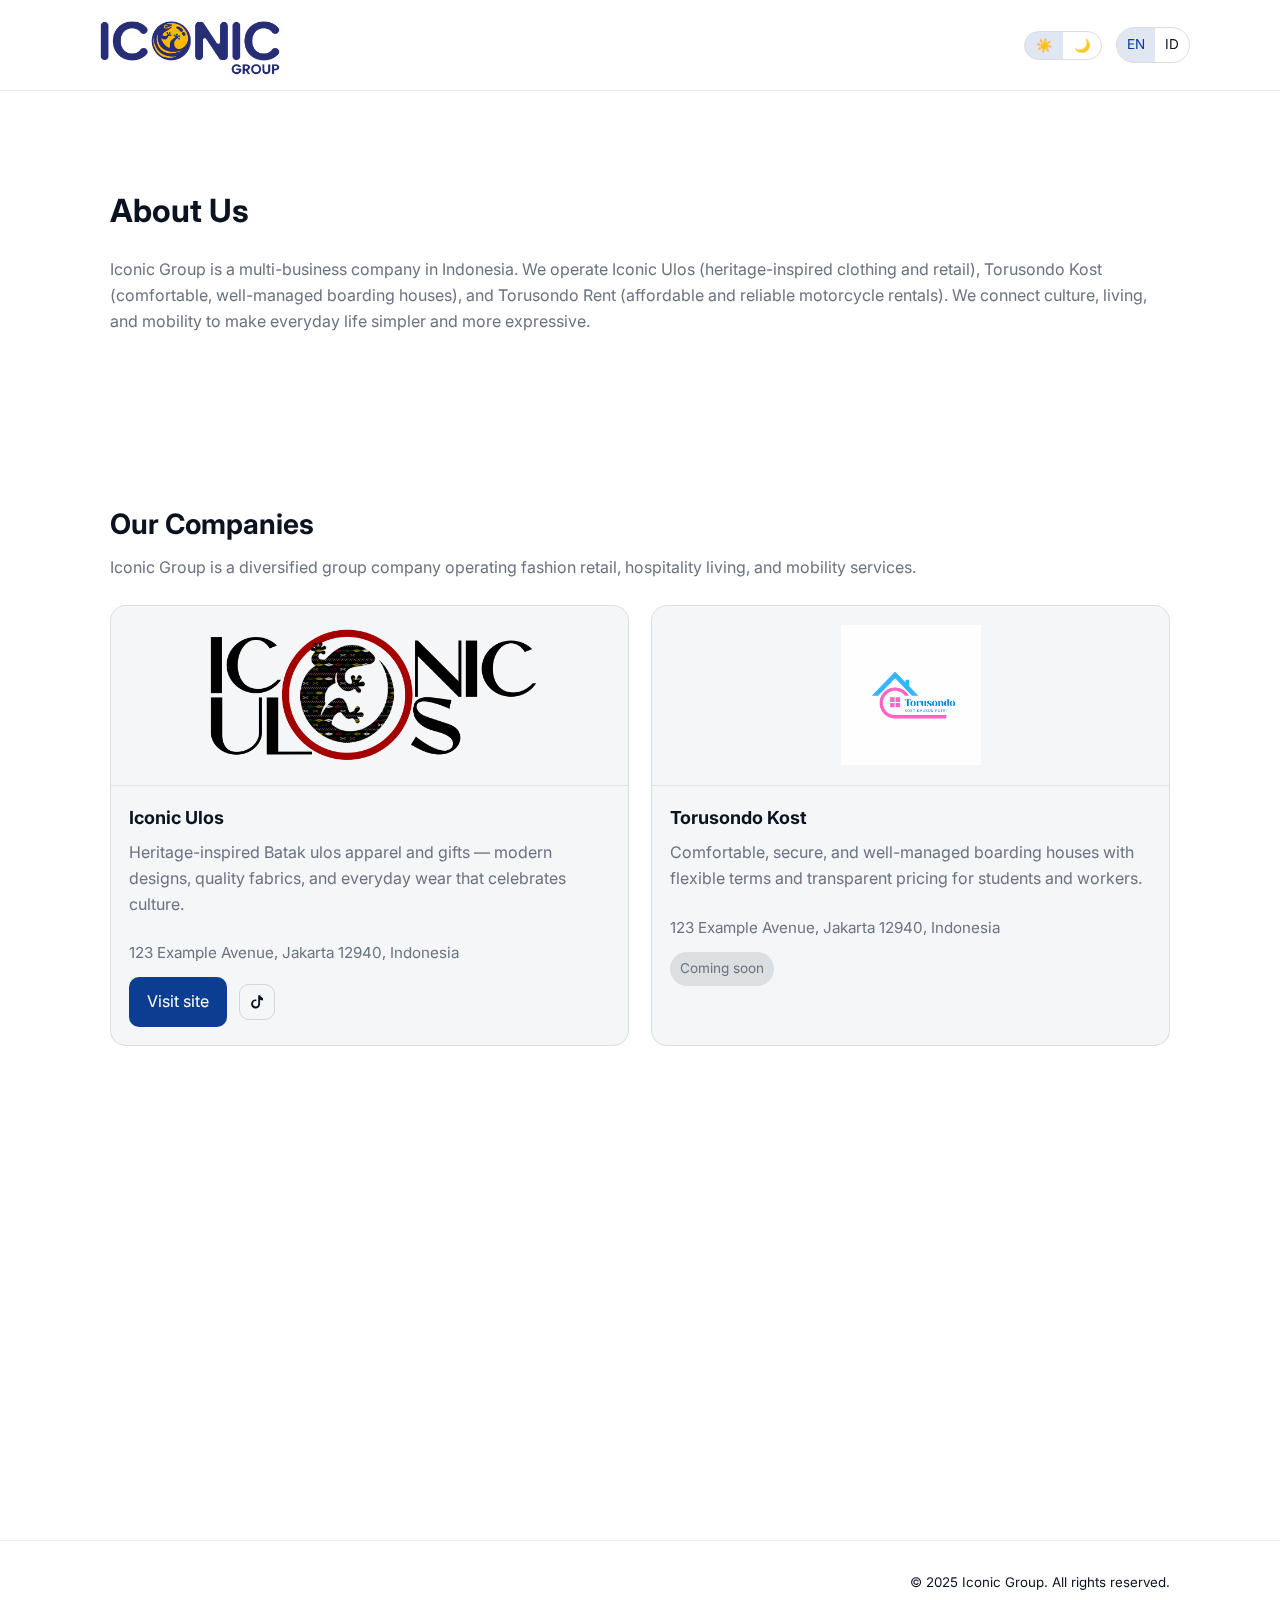
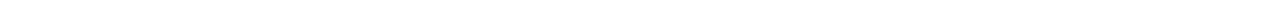
<file: en/index.html>
<!doctype html>
<html lang="en" class="no-js">
<head>
	<meta name="generator" content="Hugo 0.152.2">
  



<title>Iconic Group — Iconic Group is a diversified group company operating fashion retail, hospitality living, and mobility services.</title>
<meta name="description" content="Iconic Group is a diversified holding company focused on long-term value creation." />
<meta property="og:type" content="website" />
<meta property="og:title" content="Iconic Group — Iconic Group is a diversified group company operating fashion retail, hospitality living, and mobility services." />
<meta property="og:description" content="Iconic Group is a diversified holding company focused on long-term value creation." />
<meta property="og:url" content="https://ryanthapoe.github.io/en/" />
<meta property="og:image" content="https://ryanthapoe.github.io/images/logo_iconicgroup.png" />
<meta name="twitter:card" content="summary_large_image" />
<meta name="twitter:title" content="Iconic Group — Iconic Group is a diversified group company operating fashion retail, hospitality living, and mobility services." />
<meta name="twitter:description" content="Iconic Group is a diversified holding company focused on long-term value creation." />
<meta name="twitter:image" content="https://ryanthapoe.github.io/images/logo_iconicgroup.png" />
<link rel="alternate" type="application/rss+xml" title="Iconic Group" href="https://ryanthapoe.github.io/en/index.xml" />

  


<meta charset="utf-8" />
<meta name="viewport" content="width=device-width, initial-scale=1" />
<meta name="theme-color" content="#0B3D91" />



<link rel="icon" href="/images/logo_iconicgroup.png" type="image/png" />

<link rel="canonical" href="https://ryanthapoe.github.io/en/" />

<link rel="stylesheet" href="/css/main.min.285c0e334c6afa5b912d0dd41d9fe532b5b6b9d2d75d7f0cf2ff64a90985e955.css" integrity="sha256-KFwOM0xq&#43;luRLQ3UHZ/lMrW2udLXXX8M8v9kqQmF6VU=" />
<link rel="preconnect" href="https://fonts.gstatic.com" crossorigin>
<link href="https://fonts.googleapis.com/css2?family=Inter:wght@300;400;500;600;700&display=swap" rel="stylesheet">

</head>
<body class="site-body">
  <header class='site-header'>
  <div class='container header-inner'>
    <a class='brand' href='/en/'>
      <img class='brand-logo' src='/images/logo_iconicgroup.png' alt='Iconic Group logo'/>
    </a>
    <div class='header-actions'>
      
      <div class='theme-switch' role='tablist' aria-label='Theme switcher'>
        <button role='tab' class='theme-pill' data-theme='light' aria-selected='false' title='Light mode' aria-label='Light mode'>☀️</button>
        <button role='tab' class='theme-pill' data-theme='dark' aria-selected='false' title='Dark mode' aria-label='Dark mode'>🌙</button>
      </div>
      
      <div class='lang-switch' role='tablist' aria-label='Language switcher'>
        
          
            <span role='tab' class='lang-pill current' lang='en' aria-selected='true'>EN</span>
          
        
          
            <a role='tab' class='lang-pill' href='/id/' lang='id' aria-selected='false'>ID</a>
          
        
      </div>
    </div>
  </div>
</header>

  <main id="main" class="site-main">
    
<section class='section about'>
  <div class='container'>
    <header class='section-header'>
      <h1>About Us</h1>
      <p class='muted about-blurb'>Iconic Group is a multi-business company in Indonesia. We operate Iconic Ulos (heritage-inspired clothing and retail), Torusondo Kost (comfortable, well-managed boarding houses), and Torusondo Rent (affordable and reliable motorcycle rentals). We connect culture, living, and mobility to make everyday life simpler and more expressive.</p>
    </header>
  </div>
</section>

<section class='section companies-only'>
  <div class='container'>
    <header class='section-header'>
      <h2>Our Companies</h2>
      <p class='muted'>Iconic Group is a diversified group company operating fashion retail, hospitality living, and mobility services.</p>
    </header>
    <div class='company-grid'>
      
      
      
      <article class='company-card reveal'>
        <div class='company-card__hero'>
          <img class='company-card__hero-img' src='/images/logo_iconiculos.png' alt='Iconic Ulos logo'>
        </div>
        <div class='company-card__body'>
          <h3 class='company-card__name'>Iconic Ulos</h3>
          
          <p class='company-card__desc muted'>Heritage-inspired Batak ulos apparel and gifts — modern designs, quality fabrics, and everyday wear that celebrates culture.</p>
          <p class='company-card__address'>123 Example Avenue, Jakarta 12940, Indonesia</p>
          <div class='company-card__actions'>
            
              <a class='button' href='https://iconiculos.com/' target='_blank' rel='noopener'>Visit site</a>
              
              <div class='socials'>
                
                
                
                <a class='icon-btn' href='https://www.tiktok.com/@iconic.ulos' target='_blank' rel='noopener' aria-label='TikTok' title='TikTok'>
                  <svg viewBox='0 0 24 24' aria-hidden='true'><path d='M13 3h3.2a5.8 5.8 0 0 0 3.8 3.8v3.2a8.8 8.8 0 0 1-3.9-1.1v5.7a6 6 0 1 1-6-6c.35 0 .69.03 1.02.1V11a3.5 3.5 0 1 0 2.5 3.35V3z'/></svg>
                </a>
                
              </div>
              
            
          </div>
        </div>
      </article>
      
      
      
      <article class='company-card reveal'>
        <div class='company-card__hero'>
          <img class='company-card__hero-img' src='/images/logo_torusondokost.png' alt='Torusondo Kost logo'>
        </div>
        <div class='company-card__body'>
          <h3 class='company-card__name'>Torusondo Kost</h3>
          
          <p class='company-card__desc muted'>Comfortable, secure, and well-managed boarding houses with flexible terms and transparent pricing for students and workers.</p>
          <p class='company-card__address'>123 Example Avenue, Jakarta 12940, Indonesia</p>
          <div class='company-card__actions'>
            
              <span class='badge soon'>Coming soon</span>
            
          </div>
        </div>
      </article>
      
      
      
      <article class='company-card reveal'>
        <div class='company-card__hero'>
          <img class='company-card__hero-img' src='/images/logo_torusondorent.png' alt='Torusondo Rent logo'>
        </div>
        <div class='company-card__body'>
          <h3 class='company-card__name'>Torusondo Rent</h3>
          
          <p class='company-card__desc muted'>Daily and monthly motorcycle rentals with easy booking and well-maintained bikes for hassle-free city mobility.</p>
          <p class='company-card__address'>123 Example Avenue, Jakarta 12940, Indonesia</p>
          <div class='company-card__actions'>
            
              <span class='badge soon'>Coming soon</span>
            
          </div>
        </div>
      </article>
      
    </div>
  </div>
</section>

  </main>
  <footer class='site-footer'>
  <div class='container footer-inner'>
    <nav class='footer-nav' aria-label='Footer'>
      <ul>
        
      </ul>
    </nav>
    <div class='footer-copy'>
      <small>© 2025 Iconic Group. All rights reserved.</small>
    </div>
  </div>
</footer>

  
  <script>
    
    document.documentElement.classList.remove('no-js');
  </script>
  
  <script src="/js/main.min.b28c45950f2d48b933cb93d2fce881c4e2cc98e214644d73e06c14847fd0c2f9.js" integrity="sha256-soxFlQ8tSLkzy5PS/OiBxOLMmOIUZE1z4GwUhH/Qwvk=" defer></script>
</body>
</html>
</file>
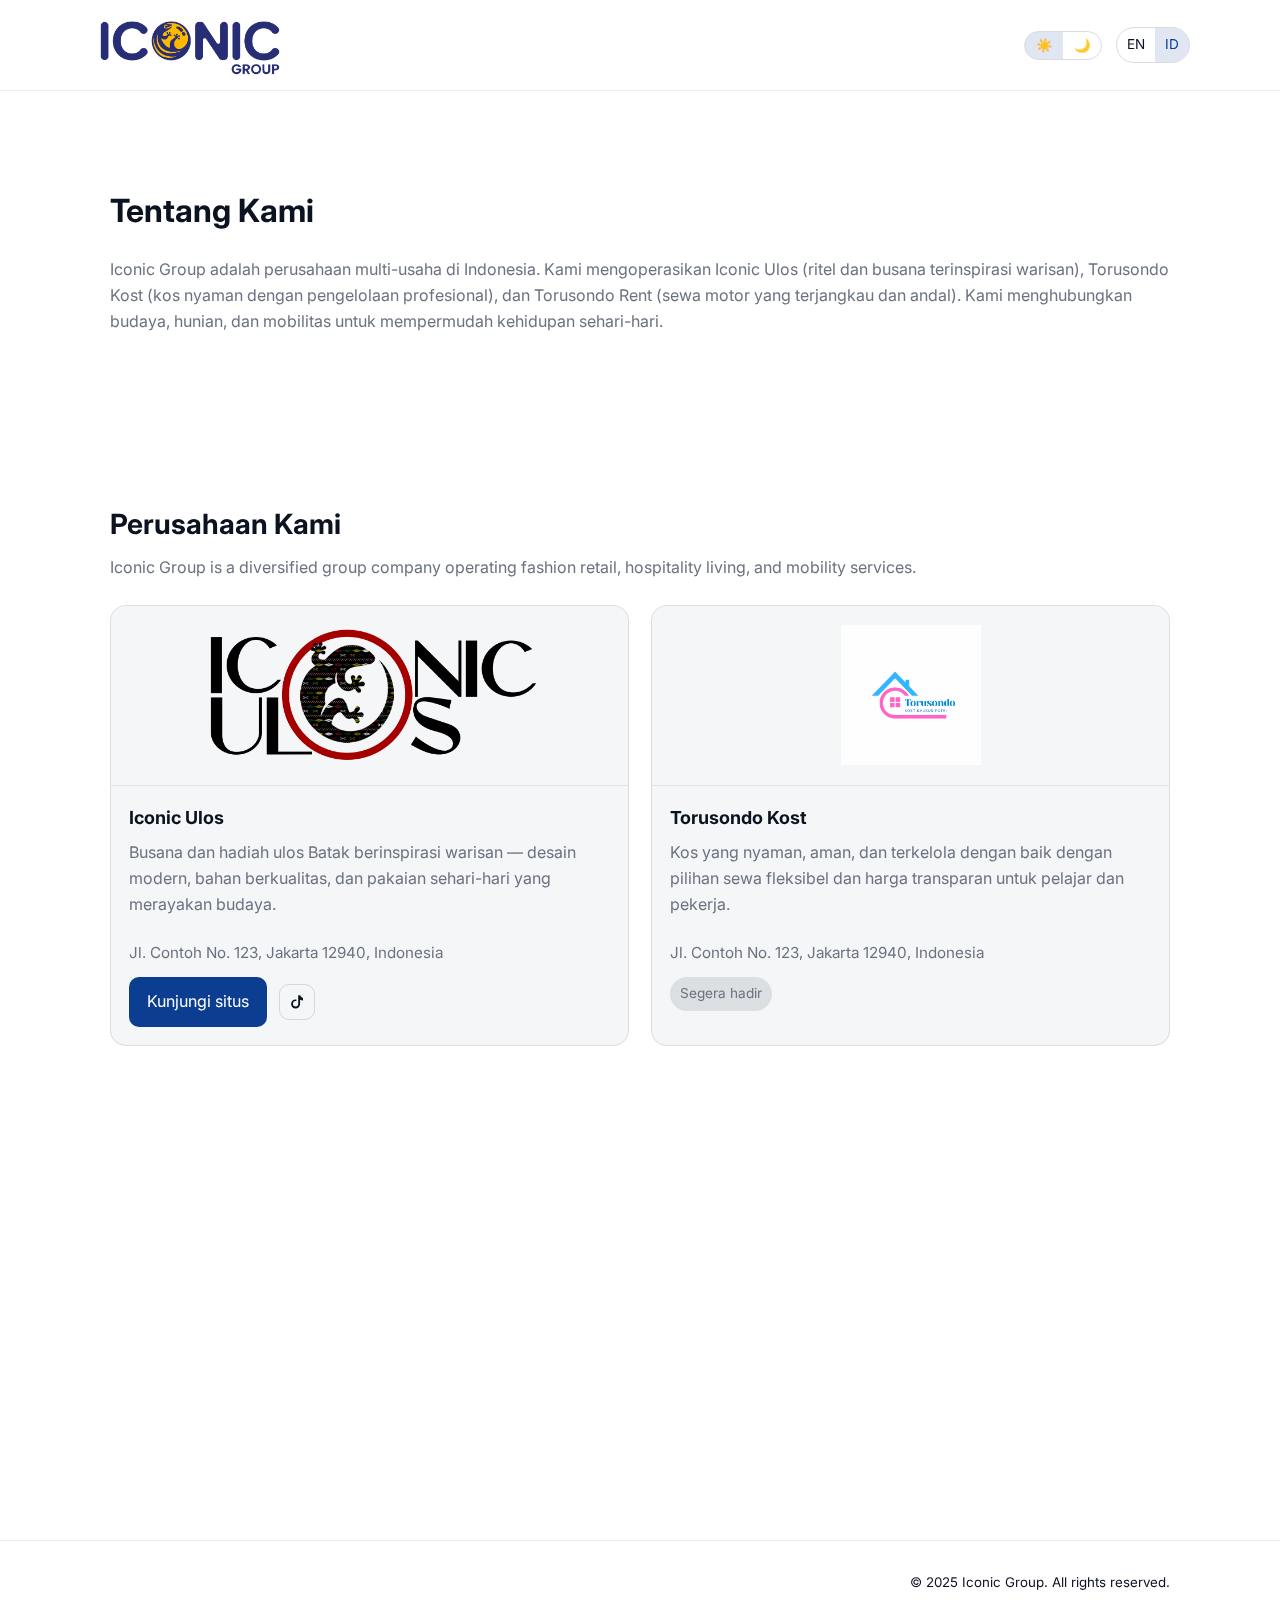
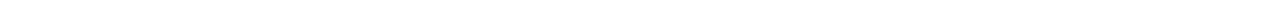
<file: id/index.html>
<!doctype html>
<html lang="id" class="no-js">
<head>
	<meta name="generator" content="Hugo 0.152.2">
  



<title>Iconic Group — Iconic Group is a diversified group company operating fashion retail, hospitality living, and mobility services.</title>
<meta name="description" content="Iconic Group adalah perusahaan induk yang berfokus pada penciptaan nilai jangka panjang." />
<meta property="og:type" content="website" />
<meta property="og:title" content="Iconic Group — Iconic Group is a diversified group company operating fashion retail, hospitality living, and mobility services." />
<meta property="og:description" content="Iconic Group adalah perusahaan induk yang berfokus pada penciptaan nilai jangka panjang." />
<meta property="og:url" content="https://ryanthapoe.github.io/id/" />
<meta property="og:image" content="https://ryanthapoe.github.io/images/logo_iconicgroup.png" />
<meta name="twitter:card" content="summary_large_image" />
<meta name="twitter:title" content="Iconic Group — Iconic Group is a diversified group company operating fashion retail, hospitality living, and mobility services." />
<meta name="twitter:description" content="Iconic Group adalah perusahaan induk yang berfokus pada penciptaan nilai jangka panjang." />
<meta name="twitter:image" content="https://ryanthapoe.github.io/images/logo_iconicgroup.png" />
<link rel="alternate" type="application/rss+xml" title="Iconic Group" href="https://ryanthapoe.github.io/id/index.xml" />

  


<meta charset="utf-8" />
<meta name="viewport" content="width=device-width, initial-scale=1" />
<meta name="theme-color" content="#0B3D91" />



<link rel="icon" href="/images/logo_iconicgroup.png" type="image/png" />

<link rel="canonical" href="https://ryanthapoe.github.io/id/" />

<link rel="stylesheet" href="/css/main.min.285c0e334c6afa5b912d0dd41d9fe532b5b6b9d2d75d7f0cf2ff64a90985e955.css" integrity="sha256-KFwOM0xq&#43;luRLQ3UHZ/lMrW2udLXXX8M8v9kqQmF6VU=" />
<link rel="preconnect" href="https://fonts.gstatic.com" crossorigin>
<link href="https://fonts.googleapis.com/css2?family=Inter:wght@300;400;500;600;700&display=swap" rel="stylesheet">

</head>
<body class="site-body">
  <header class='site-header'>
  <div class='container header-inner'>
    <a class='brand' href='/id/'>
      <img class='brand-logo' src='/images/logo_iconicgroup.png' alt='Iconic Group logo'/>
    </a>
    <div class='header-actions'>
      
      <div class='theme-switch' role='tablist' aria-label='Theme switcher'>
        <button role='tab' class='theme-pill' data-theme='light' aria-selected='false' title='Light mode' aria-label='Light mode'>☀️</button>
        <button role='tab' class='theme-pill' data-theme='dark' aria-selected='false' title='Dark mode' aria-label='Dark mode'>🌙</button>
      </div>
      
      <div class='lang-switch' role='tablist' aria-label='Language switcher'>
        
          
            <a role='tab' class='lang-pill' href='/en/' lang='en' aria-selected='false'>EN</a>
          
        
          
            <span role='tab' class='lang-pill current' lang='id' aria-selected='true'>ID</span>
          
        
      </div>
    </div>
  </div>
</header>

  <main id="main" class="site-main">
    
<section class='section about'>
  <div class='container'>
    <header class='section-header'>
      <h1>Tentang Kami</h1>
      <p class='muted about-blurb'>Iconic Group adalah perusahaan multi-usaha di Indonesia. Kami mengoperasikan Iconic Ulos (ritel dan busana terinspirasi warisan), Torusondo Kost (kos nyaman dengan pengelolaan profesional), dan Torusondo Rent (sewa motor yang terjangkau dan andal). Kami menghubungkan budaya, hunian, dan mobilitas untuk mempermudah kehidupan sehari-hari.</p>
    </header>
  </div>
</section>

<section class='section companies-only'>
  <div class='container'>
    <header class='section-header'>
      <h2>Perusahaan Kami</h2>
      <p class='muted'>Iconic Group is a diversified group company operating fashion retail, hospitality living, and mobility services.</p>
    </header>
    <div class='company-grid'>
      
      
      
      <article class='company-card reveal'>
        <div class='company-card__hero'>
          <img class='company-card__hero-img' src='/images/logo_iconiculos.png' alt='Iconic Ulos logo'>
        </div>
        <div class='company-card__body'>
          <h3 class='company-card__name'>Iconic Ulos</h3>
          
          <p class='company-card__desc muted'>Busana dan hadiah ulos Batak berinspirasi warisan — desain modern, bahan berkualitas, dan pakaian sehari-hari yang merayakan budaya.</p>
          <p class='company-card__address'>Jl. Contoh No. 123, Jakarta 12940, Indonesia</p>
          <div class='company-card__actions'>
            
              <a class='button' href='https://iconiculos.com/' target='_blank' rel='noopener'>Kunjungi situs</a>
              
              <div class='socials'>
                
                
                
                <a class='icon-btn' href='https://www.tiktok.com/@iconic.ulos' target='_blank' rel='noopener' aria-label='TikTok' title='TikTok'>
                  <svg viewBox='0 0 24 24' aria-hidden='true'><path d='M13 3h3.2a5.8 5.8 0 0 0 3.8 3.8v3.2a8.8 8.8 0 0 1-3.9-1.1v5.7a6 6 0 1 1-6-6c.35 0 .69.03 1.02.1V11a3.5 3.5 0 1 0 2.5 3.35V3z'/></svg>
                </a>
                
              </div>
              
            
          </div>
        </div>
      </article>
      
      
      
      <article class='company-card reveal'>
        <div class='company-card__hero'>
          <img class='company-card__hero-img' src='/images/logo_torusondokost.png' alt='Torusondo Kost logo'>
        </div>
        <div class='company-card__body'>
          <h3 class='company-card__name'>Torusondo Kost</h3>
          
          <p class='company-card__desc muted'>Kos yang nyaman, aman, dan terkelola dengan baik dengan pilihan sewa fleksibel dan harga transparan untuk pelajar dan pekerja.</p>
          <p class='company-card__address'>Jl. Contoh No. 123, Jakarta 12940, Indonesia</p>
          <div class='company-card__actions'>
            
              <span class='badge soon'>Segera hadir</span>
            
          </div>
        </div>
      </article>
      
      
      
      <article class='company-card reveal'>
        <div class='company-card__hero'>
          <img class='company-card__hero-img' src='/images/logo_torusondorent.png' alt='Torusondo Rent logo'>
        </div>
        <div class='company-card__body'>
          <h3 class='company-card__name'>Torusondo Rent</h3>
          
          <p class='company-card__desc muted'>Sewa motor harian dan bulanan dengan pemesanan mudah dan armada terawat untuk mobilitas kota tanpa repot.</p>
          <p class='company-card__address'>Jl. Contoh No. 123, Jakarta 12940, Indonesia</p>
          <div class='company-card__actions'>
            
              <span class='badge soon'>Segera hadir</span>
            
          </div>
        </div>
      </article>
      
    </div>
  </div>
</section>

  </main>
  <footer class='site-footer'>
  <div class='container footer-inner'>
    <nav class='footer-nav' aria-label='Footer'>
      <ul>
        
      </ul>
    </nav>
    <div class='footer-copy'>
      <small>© 2025 Iconic Group. All rights reserved.</small>
    </div>
  </div>
</footer>

  
  <script>
    
    document.documentElement.classList.remove('no-js');
  </script>
  
  <script src="/js/main.min.b28c45950f2d48b933cb93d2fce881c4e2cc98e214644d73e06c14847fd0c2f9.js" integrity="sha256-soxFlQ8tSLkzy5PS/OiBxOLMmOIUZE1z4GwUhH/Qwvk=" defer></script>
</body>
</html>
</file>
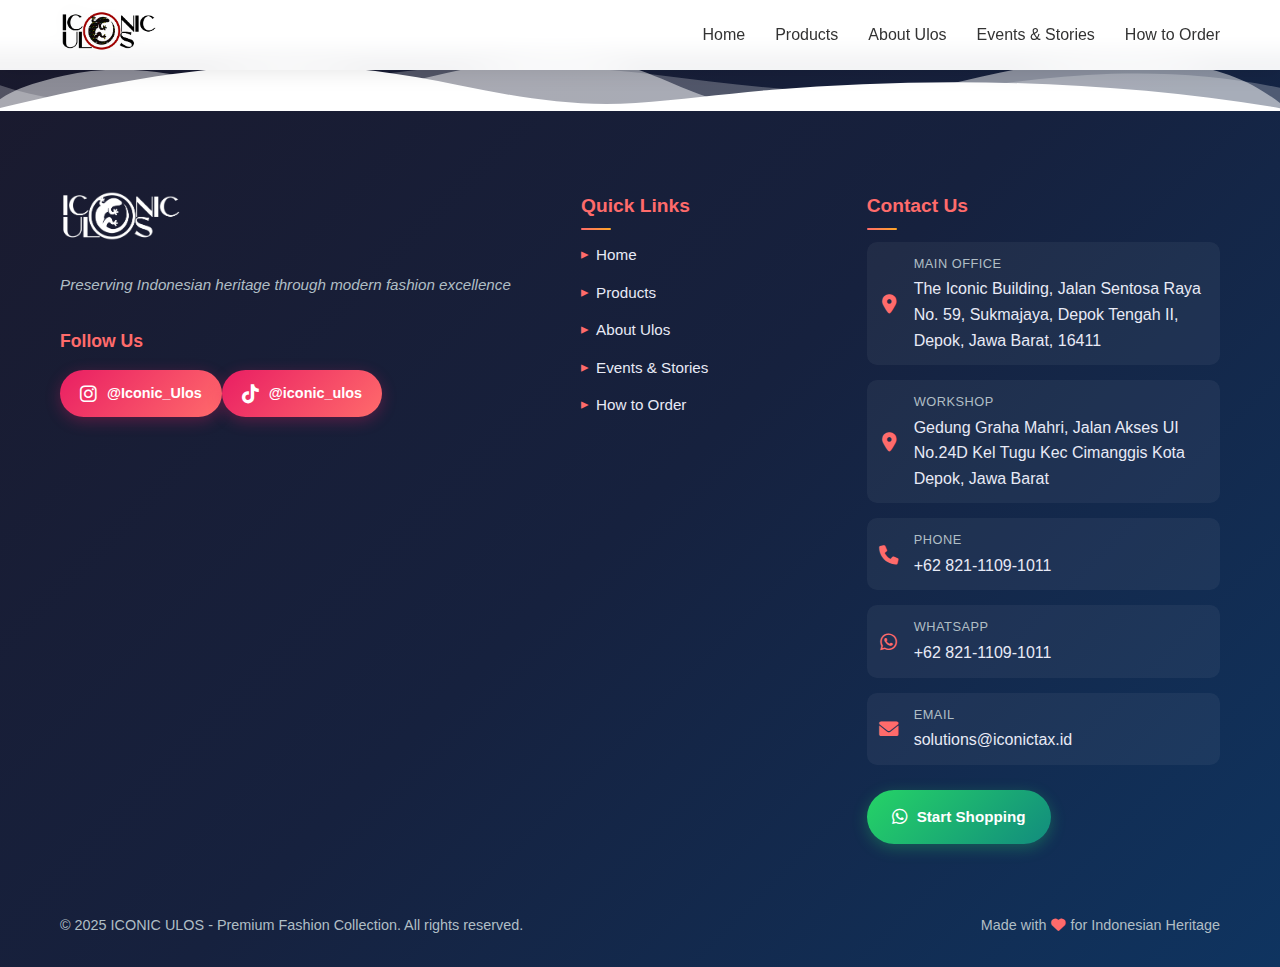
<file: tags/index.html>
<!doctype html><html lang=en><head><meta charset=UTF-8><meta name=viewport content="width=device-width,initial-scale=1"><title>ICONIC ULOS - Premium Fashion Collection</title><meta name=description content><meta name=keywords content><meta name=author content><meta name=robots content="index, follow"><meta name=googlebot content="index, follow"><link rel=canonical href=https://ryanthapoe.github.io/tags/><link rel=icon type=image/png href=/images/logo.png><link rel=apple-touch-icon href=/images/logo.png><link rel=preload href=https://ryanthapoe.github.io/css/styles.min.css as=style><link rel=preload href=https://ryanthapoe.github.io/images/logo.png as=image><style>*{margin:0;padding:0;box-sizing:border-box}body{font-family:inter,sans-serif;line-height:1.6;color:#333;overflow-x:hidden}.navbar{position:fixed;top:0;width:100%;background:rgba(255,255,255,.95);backdrop-filter:blur(10px);z-index:1000;transition:all .3s ease;box-shadow:0 2px 20px rgba(0,0,0,.1)}.hero{position:relative;height:85vh;overflow:hidden;display:flex;align-items:center;justify-content:center;margin-bottom:-50px}.hero-video{position:absolute;top:0;left:0;width:100%;height:100%;z-index:-2}.hero-video video{width:100%;height:100%;object-fit:cover}.hero-overlay{position:absolute;top:0;left:0;width:100%;height:100%;background:linear-gradient(45deg,rgba(0,0,0,.7),rgba(255,107,107,.3));z-index:-1}.hero-content{text-align:center;color:#fff;max-width:600px;padding:0 20px}.hero-title{font-size:4rem;font-weight:700;margin-bottom:20px;opacity:0;animation:fadeInUp 1s ease .5s forwards}@keyframes fadeInUp{from{opacity:0;transform:translateY(30px)}to{opacity:1;transform:translateY(0)}}</style><link rel=stylesheet href=https://ryanthapoe.github.io/css/styles.min.css><link rel=stylesheet href=https://cdnjs.cloudflare.com/ajax/libs/font-awesome/6.0.0/css/all.min.css><link rel=dns-prefetch href=//cdnjs.cloudflare.com><link rel=dns-prefetch href=//images.unsplash.com><meta property="og:type" content="website"><meta property="og:url" content="https://ryanthapoe.github.io/tags/"><meta property="og:title" content="Tags"><meta property="og:description" content><meta property="og:site_name" content="ICONIC ULOS - Premium Fashion Collection"><meta property="og:locale" content="en_US"><meta property="og:image" content="https://ryanthapoe.github.io/images/logo.png"><meta property="og:image:width" content="1200"><meta property="og:image:height" content="630"><meta property="og:image:alt" content="ICONIC ULOS - Premium Fashion Collection Logo"><meta name=twitter:card content="summary_large_image"><meta name=twitter:site content><meta name=twitter:creator content><meta name=twitter:url content="https://ryanthapoe.github.io/tags/"><meta name=twitter:title content="Tags"><meta name=twitter:description content><meta name=twitter:image content="https://ryanthapoe.github.io/images/logo.png"><meta name=twitter:image:alt content="ICONIC ULOS - Premium Fashion Collection Logo"><script type=application/ld+json>{"@context":"https://schema.org","@type":"Organization","name":"ICONIC ULOS - Premium Fashion Collection","url":"https:\/\/ryanthapoe.github.io\/","logo":"https:\/\/ryanthapoe.github.io\/images\/logo.png","description":"","sameAs":["",""],"contactPoint":{"@type":"ContactPoint","telephone":"+","contactType":"Customer Service","availableLanguage":["English","Indonesian"]}}</script></head><body><nav class=navbar id=navbar><div class=nav-container><div class=nav-logo><img src=https://ryanthapoe.github.io/images/logo.png alt="ICONIC ULOS - Premium Fashion Collection" class=logo-img></div><div class=nav-menu id=nav-menu><a href=#home class=nav-link>Home</a>
<a href=#products class=nav-link>Products</a>
<a href=#about class=nav-link>About Ulos</a>
<a href=#events class=nav-link>Events & Stories</a>
<a href=#ZgotmplZ class=nav-link>How to Order</a></div><div class=nav-toggle id=nav-toggle><span class=bar></span>
<span class=bar></span>
<span class=bar></span></div></div></nav><main><div class=container><h1>Tags</h1><div class=taxonomy-list></div></div></main><footer class=footer><div class=footer-wave><svg viewBox="0 0 1200 120" preserveAspectRatio="none"><path d="M0 0V46.29c47.79 22.2 103.59 32.17 158 28 70.36-5.37 136.33-33.31 206.8-37.5C438.64 32.43 512.34 53.67 583 72.05c69.27 18 138.3 24.88 209.4 13.08 36.15-6 69.85-17.84 104.45-29.34C989.49 25 1113-14.29 12e2 52.47V0z" opacity=".25" class="shape-fill"/><path d="M0 0V15.81C13 36.92 27.64 56.86 47.69 72.05 99.41 111.27 165 111 224.58 91.58c31.15-10.15 60.09-26.07 89.67-39.8 40.92-19 84.73-46 130.83-49.67 36.26-2.85 70.9 9.42 98.6 31.56 31.77 25.39 62.32 62 103.63 73 40.44 10.79 81.35-6.69 119.13-24.28s75.16-39 116.92-43.05c59.73-5.85 113.28 22.88 168.9 38.84 30.2 8.66 59 6.17 87.09-7.5 22.43-10.89 48-26.93 60.65-49.24V0z" opacity=".5" class="shape-fill"/><path d="M0 0V5.63C149.93 59 314.09 71.32 475.83 42.57c43-7.64 84.23-20.12 127.61-26.46 59-8.63 112.48 12.24 165.56 35.4C827.93 77.22 886 95.24 951.2 90c86.53-7 172.46-45.71 248.8-84.81V0z" class="shape-fill"/></svg></div><div class=container><div class=footer-content><div class="footer-section footer-brand"><div class=footer-logo><img src=https://ryanthapoe.github.io/images/logo.png alt="ICONIC ULOS - Premium Fashion Collection" class=footer-logo-img></div><p class=footer-description></p><p class=footer-tagline>Preserving Indonesian heritage through modern fashion excellence</p><div class=footer-social><h4>Follow Us</h4><div class=social-links><a href target=_blank rel="noopener noreferrer" aria-label="Follow us on Instagram"><i class="fab fa-instagram"></i>
<span>@Iconic_Ulos</span>
</a><a href target=_blank rel="noopener noreferrer" aria-label="Follow us on TikTok"><i class="fab fa-tiktok"></i>
<span>@iconic_ulos</span></a></div></div></div><div class="footer-section footer-links"><h4>Quick Links</h4><ul class=footer-nav><li><a href=#home class=footer-link>Home</a></li><li><a href=#products class=footer-link>Products</a></li><li><a href=#about class=footer-link>About Ulos</a></li><li><a href=#events class=footer-link>Events & Stories</a></li><li><a href=javascript:void(0) onclick=openHowToOrderModal() class=footer-link>How to Order</a></li></ul></div><div class="footer-section footer-contact"><h4>Contact Us</h4><div class=contact-info><div class=contact-item><i class="fas fa-map-marker-alt"></i><div class=contact-details><span class=contact-label>Main Office</span>
<span class=contact-text>The Iconic Building, Jalan Sentosa Raya No. 59, Sukmajaya, Depok Tengah II, Depok, Jawa Barat, 16411</span></div></div><div class=contact-item><i class="fas fa-map-marker-alt"></i><div class=contact-details><span class=contact-label>Workshop</span>
<span class=contact-text>Gedung Graha Mahri, Jalan Akses UI No.24D Kel Tugu Kec Cimanggis Kota Depok, Jawa Barat</span></div></div><div class=contact-item><i class="fas fa-phone"></i><div class=contact-details><span class=contact-label>Phone</span>
<a href=tel:+6281188030203 class=contact-link>+62 821-1109-1011</a></div></div><div class=contact-item><i class="fab fa-whatsapp"></i><div class=contact-details><span class=contact-label>WhatsApp</span>
<a href=https://wa.me/6281188030203 target=_blank rel="noopener noreferrer" class=contact-link>+62 821-1109-1011</a></div></div><div class=contact-item><i class="fas fa-envelope"></i><div class=contact-details><span class=contact-label>Email</span>
<a href=mailto:solutions@iconictax.id class=contact-link>solutions@iconictax.id</a></div></div></div><div class=footer-cta><a href=https://wa.me/6281188030203 target=_blank rel="noopener noreferrer" class=cta-button-footer><i class="fab fa-whatsapp"></i>
Start Shopping</a></div></div></div><div class=footer-bottom><div class=footer-bottom-content><p class=copyright>&copy; 2025 ICONIC ULOS - Premium Fashion Collection. All rights reserved.</p><div class=footer-bottom-links><span class=made-with-love>Made with <i class="fas fa-heart"></i> for Indonesian Heritage</span></div></div></div></div></footer><script>window.productsData=[{baseMaterial:"Semi Wool",code:"K001",combinationMaterial:"Ulos Mangiring",description:`Ethnic Kimono - Cultural Heritage Meets Modern Style.

Stand out with our ethnic kimono collection! This piece beautifully combines traditional Batak Ulos motifs with contemporary design. Perfect for any occasion—from casual wear to semi-formal events.

Product Excellence:
• Unique Motifs: Inspired by authentic Indonesian ethnic patterns (Batak Ulos), making each kimono special and artistically valuable.
• Premium Materials: Crafted from high-quality semi-wool fabric that is soft, lightweight, breathable, and comfortable for all-day wear.
• Flexible Design: Elegant cut that flatters all body types.
• Versatile Function: Can be worn as an outer layer, casual dress, or formal ensemble piece.

Perfect For:
• Formal events such as parties, weddings, or pre-wedding photo sessions.

Pattern and Color Options:
• Wide variety of Ulos patterns and colors available
• Combination fabrics in vibrant to neutral tones that captivate`,finishing:"Tricod, Puring",gallery:["/images/K001/K001_main.jpg","/images/K001/kk001m.png","/images/K001/K001_2.jpg","/images/K001/K001_3.jpg","/images/K001/K001_4.jpg","/images/K001/K001_5.jpg"],id:1,image:"/images/K001/K001_main.jpg",price:"IDR 899k",sizeChart:{L:{chest:55,length:71,shoulder:46,sleeve:61},M:{chest:53,length:70,shoulder:44,sleeve:60},S:{chest:51,length:69,shoulder:42,sleeve:59},XL:{chest:57,length:72,shoulder:48,sleeve:62},XXL:{chest:59,length:74,shoulder:50,sleeve:63}},title:"KIMORA",type:"Kimono",ulosMeaning:"Ulos Mangiring: This traditional textile features parallel patterns that symbolize fertility and harmony for newborn children. It represents the hope that the child will grow to guide their siblings according to Batak family traditions and values."},{baseMaterial:"Linen",code:"OJU001",combinationMaterial:"Ulos Sadum Tarutung (Hande-Hande)",description:`Ethnic Outer - Showcase ethnic charm with our sophisticated outer wear. This garment combines the uniqueness of traditional Batak textiles (Ulos) with elegant modern design, complemented by premium black linen that highlights the luxury of the Ulos patterns. Specially designed for those who want to look stylish while celebrating local cultural heritage.

Product Excellence:
• Premium Materials: Made from high-quality Ulos weaving (100-thread count) combined with premium black linen, finished with tricot and lining for enhanced durability.
• Authentic Ulos Motifs: Features genuine Ulos fabric with premium weaving that symbolizes Batak cultural pride, showcasing elegant geometric patterns in sophisticated black and white.
• Flexible Design: Modern cut that pairs beautifully with both formal and casual outfits, creating a traditional yet fashionable impression.

Perfect For:
• Casual occasions such as social gatherings, outings, or vacations.
• Formal events such as parties, weddings, or pre-wedding photo sessions.

Pattern and Color Options:
• Wide variety of Ulos patterns and colors available
• Combination fabrics in vibrant to neutral tones that captivate`,finishing:"Tricod, Puring",gallery:["/images/OJU001/OJU001_main.jpg","/images/OJU001/oju001m.png","/images/OJU001/OJU001_1.jpg","/images/OJU001/OJU001_2.jpg","/images/OJU001/OJU001_3.jpg","/images/OJU001/OJU001_4.jpg"],id:2,image:"/images/OJU001/OJU001_main.jpg",price:"IDR 1.099k",sizeChart:{L:{chest:55,length:69,shoulder:43,sleeve:39},M:{chest:52,length:66,shoulder:40,sleeve:38},S:{chest:50,length:64,shoulder:38,sleeve:37},XL:{chest:58,length:71,shoulder:47,sleeve:41},XXL:{chest:61,length:73,shoulder:50,sleeve:43}},title:"Outer Jeges Uli",type:"Outer",ulosMeaning:"Ulos Sadum Hande-hande: This traditional Batak ceremonial cloth symbolizes joy and enthusiasm. It can be worn for various occasions, both celebratory and solemn, representing the spirit of resilience and positivity."},{baseMaterial:"Cotton Blend",code:"OL001",combinationMaterial:"Traditional Weave",description:`Contemporary Outer Wear - Discover the perfect blend of modern sophistication and traditional craftsmanship with our Outer Lopian collection. This versatile piece features premium materials and contemporary design elements that make it suitable for various occasions.

Key Features:
• Premium Materials: Crafted from high-quality cotton blend fabric that offers excellent breathability and comfort throughout the day.
• Modern Design: Clean lines and contemporary silhouette that complements both casual and semi-formal outfits.
• Versatile Styling: Perfect for layering over shirts, blouses, or dresses for a polished look.
• Durable Construction: Reinforced seams and quality finishing ensure long-lasting wear.

Ideal For:
• Business casual environments
• Weekend outings and social gatherings
• Travel and vacation wear
• Transitional weather styling

Sizing & Fit:
• Regular fit with comfortable room for movement
• Available in multiple sizes to ensure perfect fit`,finishing:"Premium Stitching",gallery:["/images/OL001/OL001_main.jpg","/images/OL001/ol001m.png","/images/OL001/OL001_1.jpg","/images/OL001/OL001_2.jpg","/images/OL001/OL001_3.jpg"],id:3,image:"/images/OL001/OL001_main.jpg",price:"IDR 999k",sizeChart:{L:{chest:52,length:70,shoulder:44,sleeve:60},M:{chest:50,length:68,shoulder:42,sleeve:59},S:{chest:48,length:66,shoulder:40,sleeve:58},XL:{chest:54,length:72,shoulder:46,sleeve:61},XXL:{chest:56,length:74,shoulder:48,sleeve:62}},title:"Outer Lopian",type:"Outer"},{baseMaterial:"Premium Cotton",code:"OL002",combinationMaterial:"Textured Weave",description:`Enhanced Outer Collection - The upgraded version of our popular Outer Lopian series, featuring refined details and superior materials. This piece represents the evolution of contemporary fashion with enhanced comfort and style.

Advanced Features:
• Superior Fabric: Made from premium cotton with enhanced texture and improved drape for a luxurious feel.
• Refined Details: Carefully crafted finishing touches including premium buttons and reinforced stress points.
• Enhanced Comfort: Improved fit and breathability for all-day comfort in various weather conditions.
• Sophisticated Design: Elevated styling with subtle design elements that add visual interest.

Perfect For:
• Professional meetings and presentations
• Special occasions and events
• Fashion-forward everyday wear
• Sophisticated casual styling

Care Instructions:
• Machine washable with gentle cycle
• Hang dry for best results
• Iron on medium heat if needed`,finishing:"Enhanced Details",gallery:["/images/OL002/OL002_main.jpg","/images/OL002/ol002m.png","/images/OL002/OL002_1.jpg","/images/OL002/OL002_2.jpg","/images/OL002/OL002_3.jpg"],id:4,image:"/images/OL002/OL002_main.jpg",price:"IDR 999k",sizeChart:{L:{chest:53,length:71,shoulder:45,sleeve:60},M:{chest:51,length:69,shoulder:43,sleeve:59},S:{chest:49,length:67,shoulder:41,sleeve:58},XL:{chest:55,length:73,shoulder:47,sleeve:61},XXL:{chest:57,length:75,shoulder:49,sleeve:62}},title:"Outer Lopian #2",type:"Outer"},{baseMaterial:"Cotton Blend",code:"S001",combinationMaterial:"Classic Weave",description:`Essential Formal Shirt - The foundation piece of any professional wardrobe. Our Kemeja Togam S-001 offers timeless design and reliable quality that makes it perfect for daily professional wear.

Core Features:
• Quality Cotton Blend: Comfortable fabric that balances durability with breathability.
• Timeless Design: Classic shirt styling that never goes out of fashion.
• Reliable Fit: Consistent sizing and comfortable cut for everyday wear.
• Professional Appearance: Clean lines and proper proportions for business settings.

Everyday Excellence:
• Comfortable for extended wear
• Easy to maintain and care for
• Pairs well with suits and blazers
• Suitable for various professional environments

Ideal Applications:
• Daily office wear
• Business casual settings
• Professional training sessions
• Client meetings

Value Proposition:
• Excellent quality-to-price ratio
• Durable construction for long-term use
• Versatile styling options
• Professional appearance guaranteed`,finishing:"Standard Premium",gallery:["/images/S001/S001_main.jpg","/images/S001/kt002.png","/images/S001/S001_1.jpg"],id:5,image:"/images/S001/S001_main.jpg",price:"IDR 1.199k",sizeChart:{L:{chest:49,length:75,shoulder:41,sleeve:61},M:{chest:47,length:73,shoulder:39,sleeve:60},S:{chest:45,length:71,shoulder:37,sleeve:59},XL:{chest:51,length:77,shoulder:43,sleeve:62},XXL:{chest:53,length:79,shoulder:45,sleeve:63}},title:"Kemeja Togam",type:"Shirt"},{baseMaterial:"Cotton Poplin",code:"S002",combinationMaterial:"Fine Weave",description:`Premium Formal Shirt - Elevate your professional wardrobe with our Kemeja Togam collection. This sophisticated shirt combines classic tailoring with modern comfort, making it an essential piece for the contemporary professional.

Professional Excellence:
• Premium Cotton Poplin: High-quality fabric that maintains its crisp appearance throughout the day.
• Classic Tailoring: Traditional shirt construction with modern fit adjustments for optimal comfort.
• Versatile Styling: Suitable for both formal business settings and smart casual occasions.
• Quality Construction: Reinforced collar and cuffs with premium button selection.

Design Features:
• Clean, minimalist aesthetic
• Comfortable collar design
• Optimal sleeve length and fit
• Wrinkle-resistant properties

Suitable For:
• Business meetings and conferences
• Formal presentations
• Professional networking events
• Smart casual dining

Maintenance:
• Easy care fabric
• Maintains shape after washing
• Professional dry cleaning recommended for best results`,finishing:"Professional Grade",gallery:["/images/S002/S002_main.jpg","/images/S002/kt001m.png","/images/S002/S002_1.jpg","/images/S002/S002_2.jpg","/images/S002/S002_3.jpg"],id:6,image:"/images/S002/S002_main.jpg",price:"IDR 1.199k",sizeChart:{L:{chest:50,length:76,shoulder:42,sleeve:62},M:{chest:48,length:74,shoulder:40,sleeve:61},S:{chest:46,length:72,shoulder:38,sleeve:60},XL:{chest:52,length:78,shoulder:44,sleeve:63},XXL:{chest:54,length:80,shoulder:46,sleeve:64}},title:"Kemeja Togam #2",type:"Shirt"}]</script><script src=https://ryanthapoe.github.io/js/script.min.js></script></body></html>
</file>
<file: css/main.min.285c0e334c6afa5b912d0dd41d9fe532b5b6b9d2d75d7f0cf2ff64a90985e955.css>
:root{--bg:#ffffff;--text:#0b1220;--muted:#6b7280;--primary:#0B3D91;--accent:#14B8A6;--surface:#f4f6f8}:root.dark{--bg:#0b1220;--text:#e5e7eb;--muted:#9ca3af;--primary:#4f7ddb;--accent:#2dd4bf;--surface:#0f172a}*{box-sizing:border-box}html{scroll-behavior:smooth}body{margin:0;font-family:Inter,system-ui,-apple-system,Segoe UI,Roboto,Ubuntu,Cantarell,Noto Sans,sans-serif;background:var(--bg);color:var(--text);line-height:1.6}img{max-width:100%;height:auto;display:block}.container{max-width:1100px;margin:0 auto;padding:0 20px}.site-header{position:sticky;top:0;z-index:20;background:color-mix(in oklab,var(--bg) 92%,transparent);backdrop-filter:saturate(140%)blur(10px);border-bottom:1px solid color-mix(in oklab,var(--text) 8%,transparent)}.header-inner{display:flex;align-items:center;justify-content:space-between;min-height:64px;padding:10px 0}.brand{display:flex;gap:12px;align-items:center;color:inherit;text-decoration:none}.brand-logo{width:200px;height:auto}.site-nav ul{list-style:none;margin:0;padding:0;display:flex;gap:18px}.site-nav a{color:inherit;text-decoration:none;padding:8px 10px;border-radius:10px}.site-nav a[aria-current=page]{background:color-mix(in oklab,var(--primary) 12%,transparent);color:var(--primary)}.header-actions{display:flex;align-items:center;gap:14px}.theme-switch{display:inline-flex;gap:0;font-size:.95rem;border:1px solid color-mix(in oklab,var(--text) 15%,transparent);border-radius:999px;overflow:hidden}.theme-switch .theme-pill{display:inline-flex;align-items:center;justify-content:center;min-width:38px;padding:6px 10px;background:0 0;color:inherit;border:0;cursor:pointer}.theme-switch .theme-pill.current{background:color-mix(in oklab,var(--primary) 12%,transparent);color:var(--primary)}.lang-switch{display:inline-flex;gap:0;font-size:.85rem;border:1px solid color-mix(in oklab,var(--text) 15%,transparent);border-radius:999px;overflow:hidden}.lang-switch .lang-pill{display:inline-block;padding:6px 10px;text-decoration:none;color:inherit}.lang-switch .current{background:color-mix(in oklab,var(--primary) 12%,transparent);color:var(--primary)}.hero{padding:96px 0;background:linear-gradient(180deg,color-mix(in oklab,var(--primary) 12%,var(--bg)),var(--bg));position:relative;overflow:hidden}.hero h1{font-size:clamp(2rem,4vw,3rem);line-height:1.1;margin:0 0 14px}.hero p.lead{font-size:1.125rem;color:var(--muted);max-width:720px}.cta{display:flex;gap:12px;margin-top:22px}.button{display:inline-block;background:var(--primary);color:#fff;padding:12px 18px;border-radius:10px;text-decoration:none}.button.secondary{background:0 0;color:var(--primary);border:1px solid color-mix(in oklab,var(--primary) 40%,transparent)}.kpis{display:grid;grid-template-columns:repeat(4,1fr);gap:16px;margin-top:36px}.kpi{background:var(--surface);border:1px solid color-mix(in oklab,var(--text) 8%,transparent);padding:18px;border-radius:14px;text-align:center}.kpi .num{font-size:1.75rem;font-weight:700}.section{padding:72px 0}.section h2{font-size:1.75rem;margin:0 0 8px}.section .muted{color:var(--muted);margin:0 0 24px}.grid{display:grid;gap:18px}.grid.cols-3{grid-template-columns:repeat(3,1fr)}.card{background:var(--surface);border:1px solid color-mix(in oklab,var(--text) 8%,transparent);padding:18px;border-radius:14px}.company-grid{display:grid;grid-template-columns:repeat(2,1fr);gap:22px}.company-card{background:var(--surface);border:1px solid color-mix(in oklab,var(--text) 10%,transparent);border-radius:16px;padding:20px;transition:transform .2s ease,box-shadow .2s ease,border-color .2s ease}.company-card:hover{transform:translateY(-2px);box-shadow:0 8px 30px color-mix(in oklab,var(--text) 8%,transparent);border-color:color-mix(in oklab,var(--primary) 30%,transparent)}.company-card__head{display:flex;align-items:center;gap:14px}.company-card__logo{width:48px;height:auto;object-fit:contain}.company-card__name{margin:0;font-size:1.125rem}.company-card__desc{margin:10px 0 0}.company-card__actions{margin-top:14px}.timeline{border-left:2px solid color-mix(in oklab,var(--text) 12%,transparent);margin-left:12px;padding-left:18px}.timeline-item{margin:14px 0}.site-footer{border-top:1px solid color-mix(in oklab,var(--text) 8%,transparent);padding:28px 0;background:color-mix(in oklab,var(--bg) 96%,transparent)}.footer-inner{display:flex;gap:20px;align-items:center;justify-content:space-between;flex-wrap:wrap}.footer-nav ul{display:flex;gap:14px;list-style:none;margin:0;padding:0}.site-footer .brand-logo{width:120px;height:auto}.muted{color:var(--muted)}.reveal{opacity:0;transform:translateY(10px);transition:opacity .6s ease,transform .6s ease}.reveal.in{opacity:1;transform:none}@media(max-width:860px){.kpis{grid-template-columns:repeat(2,1fr)}.grid.cols-3{grid-template-columns:1fr}.company-grid{grid-template-columns:1fr}}.company-card{background:var(--surface);border:1px solid color-mix(in oklab,var(--text) 10%,transparent);border-radius:16px;overflow:hidden;padding:0}.company-card__hero{display:flex;align-items:center;justify-content:center;background:color-mix(in oklab,var(--surface) 60%,transparent);border-bottom:1px solid color-mix(in oklab,var(--text) 8%,transparent);height:180px}.company-card__hero-img{max-width:80%;max-height:140px;object-fit:contain;filter:saturate(105%)}.company-card__body{padding:18px}.company-card__name{margin:0 0 8px;font-size:1.125rem}.company-card__desc{margin:0 0 10px}.company-card__address{margin:0 0 12px;color:var(--muted);font-size:.95rem}.company-card__actions{margin-top:8px;display:flex;align-items:center;gap:10px;flex-wrap:wrap}.company-card__actions .socials{display:inline-flex;gap:8px;margin-left:2px}.icon-btn{display:inline-flex;align-items:center;justify-content:center;width:36px;height:36px;border-radius:10px;border:1px solid color-mix(in oklab,var(--text) 14%,transparent);background:0 0;color:inherit;text-decoration:none}.icon-btn:hover{background:color-mix(in oklab,var(--primary) 12%,transparent);border-color:color-mix(in oklab,var(--primary) 35%,transparent);color:var(--primary)}.icon-btn svg{width:18px;height:18px;fill:currentColor}.badge.soon{display:inline-block;padding:6px 10px;border-radius:999px;background:color-mix(in oklab,var(--text) 10%,transparent);color:var(--muted);font-size:.85rem}@media(max-width:860px){.company-card__hero{height:160px}.company-card__hero-img{max-height:120px}}
</file>
